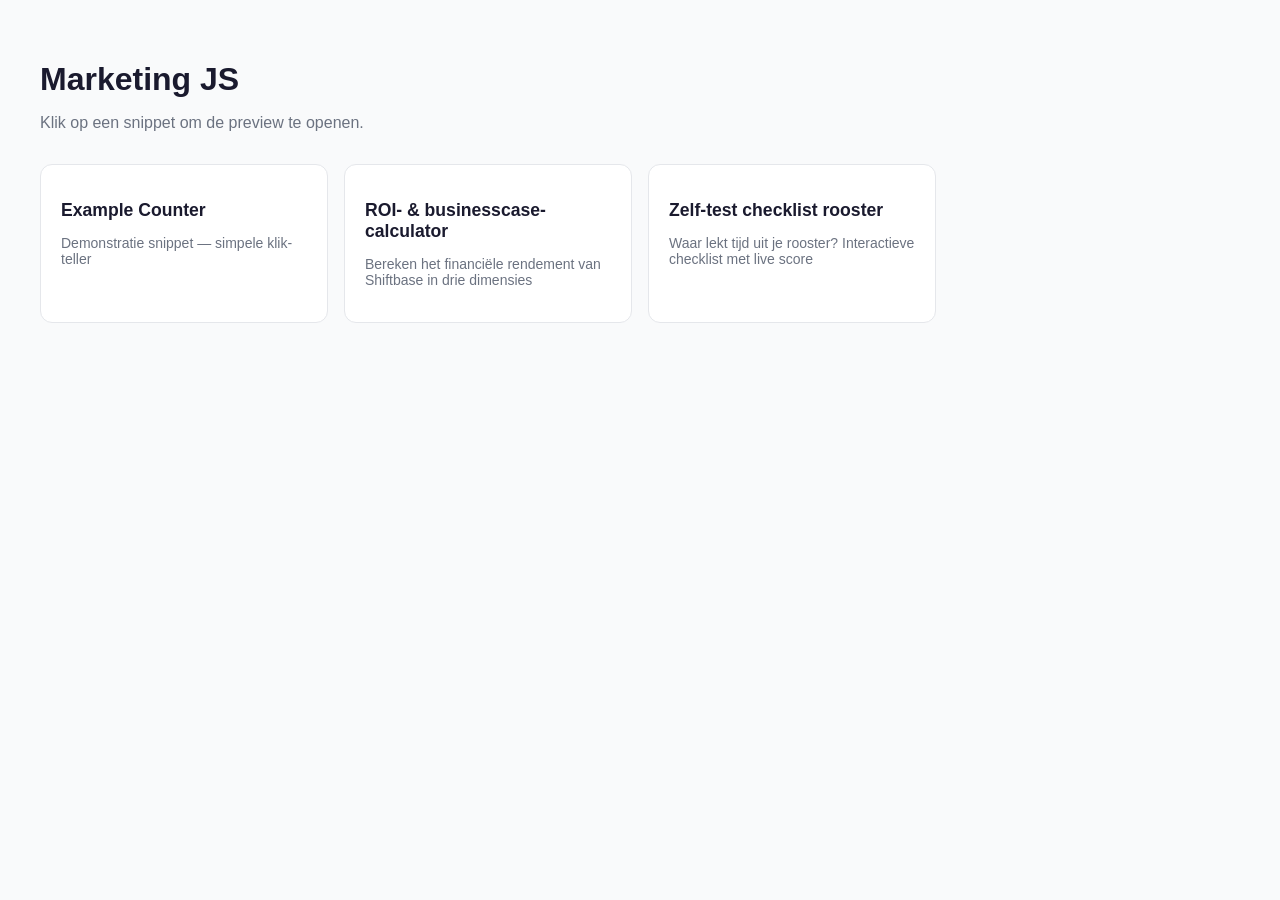
<file: index.html>
<!DOCTYPE html>
<html lang="nl">
<head>
  <meta charset="UTF-8">
  <meta name="viewport" content="width=device-width, initial-scale=1.0">
  <title>Marketing JS — Snippet Overzicht</title>
  <link rel="stylesheet" href="shared/styles.css">
  <style>
    body {
      padding: 2rem 2rem 4rem;
      background: #f9fafb;
      font-family: -apple-system, BlinkMacSystemFont, 'Segoe UI', Roboto, sans-serif;
      color: #1a1a2e;
    }
    h1 { margin-bottom: 0.5rem; }
    .subtitle { color: #6b7280; margin-bottom: 2rem; }
    .snippet-grid {
      display: grid;
      grid-template-columns: repeat(auto-fill, minmax(280px, 1fr));
      gap: 1rem;
    }
    .snippet-link {
      display: block;
      padding: 1.25rem;
      background: #fff;
      border: 1px solid #e5e7eb;
      border-radius: 12px;
      text-decoration: none;
      color: inherit;
      transition: box-shadow 0.2s ease;
    }
    .snippet-link:hover {
      box-shadow: 0 4px 12px rgba(0, 0, 0, 0.08);
    }
    .snippet-link h2 { font-size: 1.1rem; margin-bottom: 0.25rem; }
    .snippet-link p  { font-size: 0.875rem; color: #6b7280; }
  </style>
</head>
<body>

  <h1>Marketing JS</h1>
  <p class="subtitle">Klik op een snippet om de preview te openen.</p>

  <div class="snippet-grid" id="snippet-grid">
    <!--
      Voeg hier nieuwe snippets toe.
      Elke entry is een <a> naar de snippet preview.
    -->

    <a href="snippets/example-counter/index.html" class="snippet-link">
      <h2>Example Counter</h2>
      <p>Demonstratie snippet — simpele klik-teller</p>
    </a>

    <a href="snippets/nl-roi-businesscase/index.html" class="snippet-link">
      <h2>ROI- &amp; businesscase-calculator</h2>
      <p>Bereken het financiële rendement van Shiftbase in drie dimensies</p>
    </a>

    <a href="snippets/nl-zelftest-rooster/index.html" class="snippet-link">
      <h2>Zelf-test checklist rooster</h2>
      <p>Waar lekt tijd uit je rooster? Interactieve checklist met live score</p>
    </a>

  </div>

</body>
</html>
</file>
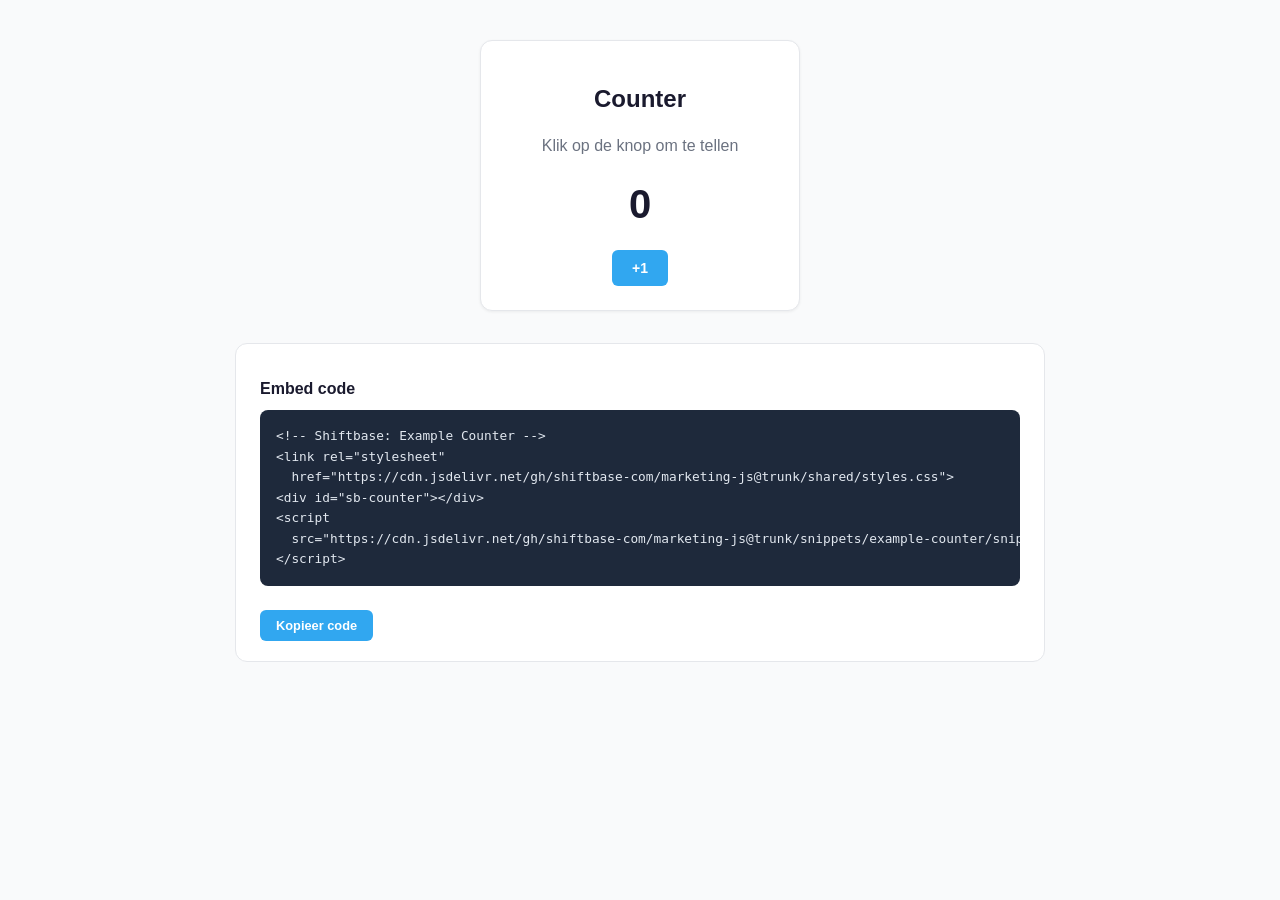
<file: snippets/example-counter/index.html>
<!DOCTYPE html>
<html lang="nl">
<head>
  <meta charset="UTF-8">
  <meta name="viewport" content="width=device-width, initial-scale=1.0">
  <title>Example Counter — Preview</title>
  <link rel="stylesheet" href="../../shared/styles.css">
  <style>
    body { padding: 2rem; background: #f9fafb; font-family: -apple-system, BlinkMacSystemFont, 'Segoe UI', Roboto, sans-serif; color: #1a1a2e; }
    .sb-embed-block { max-width: 760px; margin: 2rem auto 0; background: #fff; border: 1px solid #e5e7eb; border-radius: 12px; padding: 1.25rem 1.5rem; }
    .sb-embed-block h3 { font-size: 1rem; margin-bottom: 0.5rem; }
    .sb-embed-block pre { background: #1e293b; color: #e2e8f0; border-radius: 8px; padding: 1rem; overflow-x: auto; font-size: 0.8rem; line-height: 1.6; white-space: pre; }
    .sb-embed-block button { margin-top: 0.75rem; padding: 0.5rem 1rem; background: #31a7f0; color: #fff; border: none; border-radius: 6px; font-size: 0.8rem; font-weight: 600; cursor: pointer; }
    .sb-embed-block button:hover { background: #2891d4; }
  </style>
</head>
<body>

  <div id="sb-counter"></div>
  <script src="snippet.js"></script>

  <div class="sb-embed-block">
    <h3>Embed code</h3>
    <pre id="sb-embed-code">&lt;!-- Shiftbase: Example Counter --&gt;
&lt;link rel="stylesheet"
  href="https://cdn.jsdelivr.net/gh/shiftbase-com/marketing-js@trunk/shared/styles.css"&gt;
&lt;div id="sb-counter"&gt;&lt;/div&gt;
&lt;script
  src="https://cdn.jsdelivr.net/gh/shiftbase-com/marketing-js@trunk/snippets/example-counter/snippet.js"&gt;
&lt;/script&gt;</pre>
    <button onclick="navigator.clipboard.writeText(document.getElementById('sb-embed-code').textContent).then(function(){this.textContent='Gekopieerd!'}.bind(this))">Kopieer code</button>
  </div>

</body>
</html>
</file>
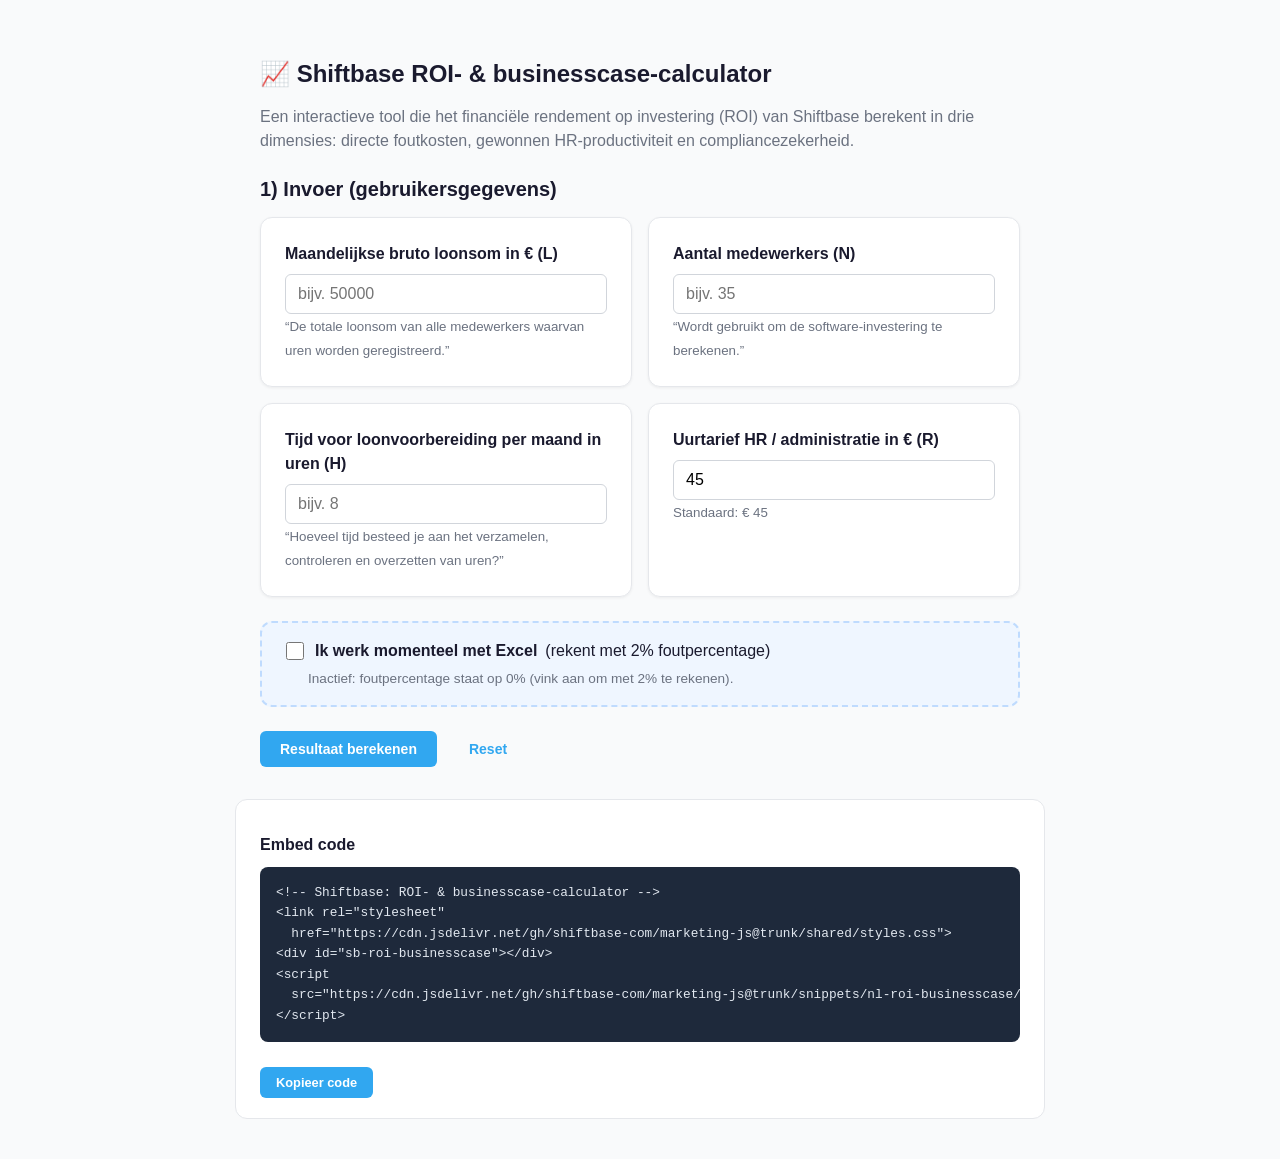
<file: snippets/nl-roi-businesscase/index.html>
<!DOCTYPE html>
<html lang="nl">
<head>
  <meta charset="UTF-8">
  <meta name="viewport" content="width=device-width, initial-scale=1.0">
  <title>ROI- &amp; businesscase-calculator — Preview</title>
  <link rel="stylesheet" href="../../shared/styles.css">
  <style>
    body { padding: 2rem; background: #f9fafb; font-family: -apple-system, BlinkMacSystemFont, 'Segoe UI', Roboto, sans-serif; color: #1a1a2e; }
    .sb-embed-block { max-width: 760px; margin: 2rem auto 0; background: #fff; border: 1px solid #e5e7eb; border-radius: 12px; padding: 1.25rem 1.5rem; }
    .sb-embed-block h3 { font-size: 1rem; margin-bottom: 0.5rem; }
    .sb-embed-block pre { background: #1e293b; color: #e2e8f0; border-radius: 8px; padding: 1rem; overflow-x: auto; font-size: 0.8rem; line-height: 1.6; white-space: pre; }
    .sb-embed-block button { margin-top: 0.75rem; padding: 0.5rem 1rem; background: #31a7f0; color: #fff; border: none; border-radius: 6px; font-size: 0.8rem; font-weight: 600; cursor: pointer; }
    .sb-embed-block button:hover { background: #2891d4; }
  </style>
</head>
<body>

  <div id="sb-roi-businesscase"></div>
  <script src="snippet.js"></script>

  <div class="sb-embed-block">
    <h3>Embed code</h3>
    <pre id="sb-embed-code">&lt;!-- Shiftbase: ROI- &amp; businesscase-calculator --&gt;
&lt;link rel="stylesheet"
  href="https://cdn.jsdelivr.net/gh/shiftbase-com/marketing-js@trunk/shared/styles.css"&gt;
&lt;div id="sb-roi-businesscase"&gt;&lt;/div&gt;
&lt;script
  src="https://cdn.jsdelivr.net/gh/shiftbase-com/marketing-js@trunk/snippets/nl-roi-businesscase/snippet.js"&gt;
&lt;/script&gt;</pre>
    <button onclick="navigator.clipboard.writeText(document.getElementById('sb-embed-code').textContent).then(function(){this.textContent='Gekopieerd!'}.bind(this))">Kopieer code</button>
  </div>

</body>
</html>
</file>
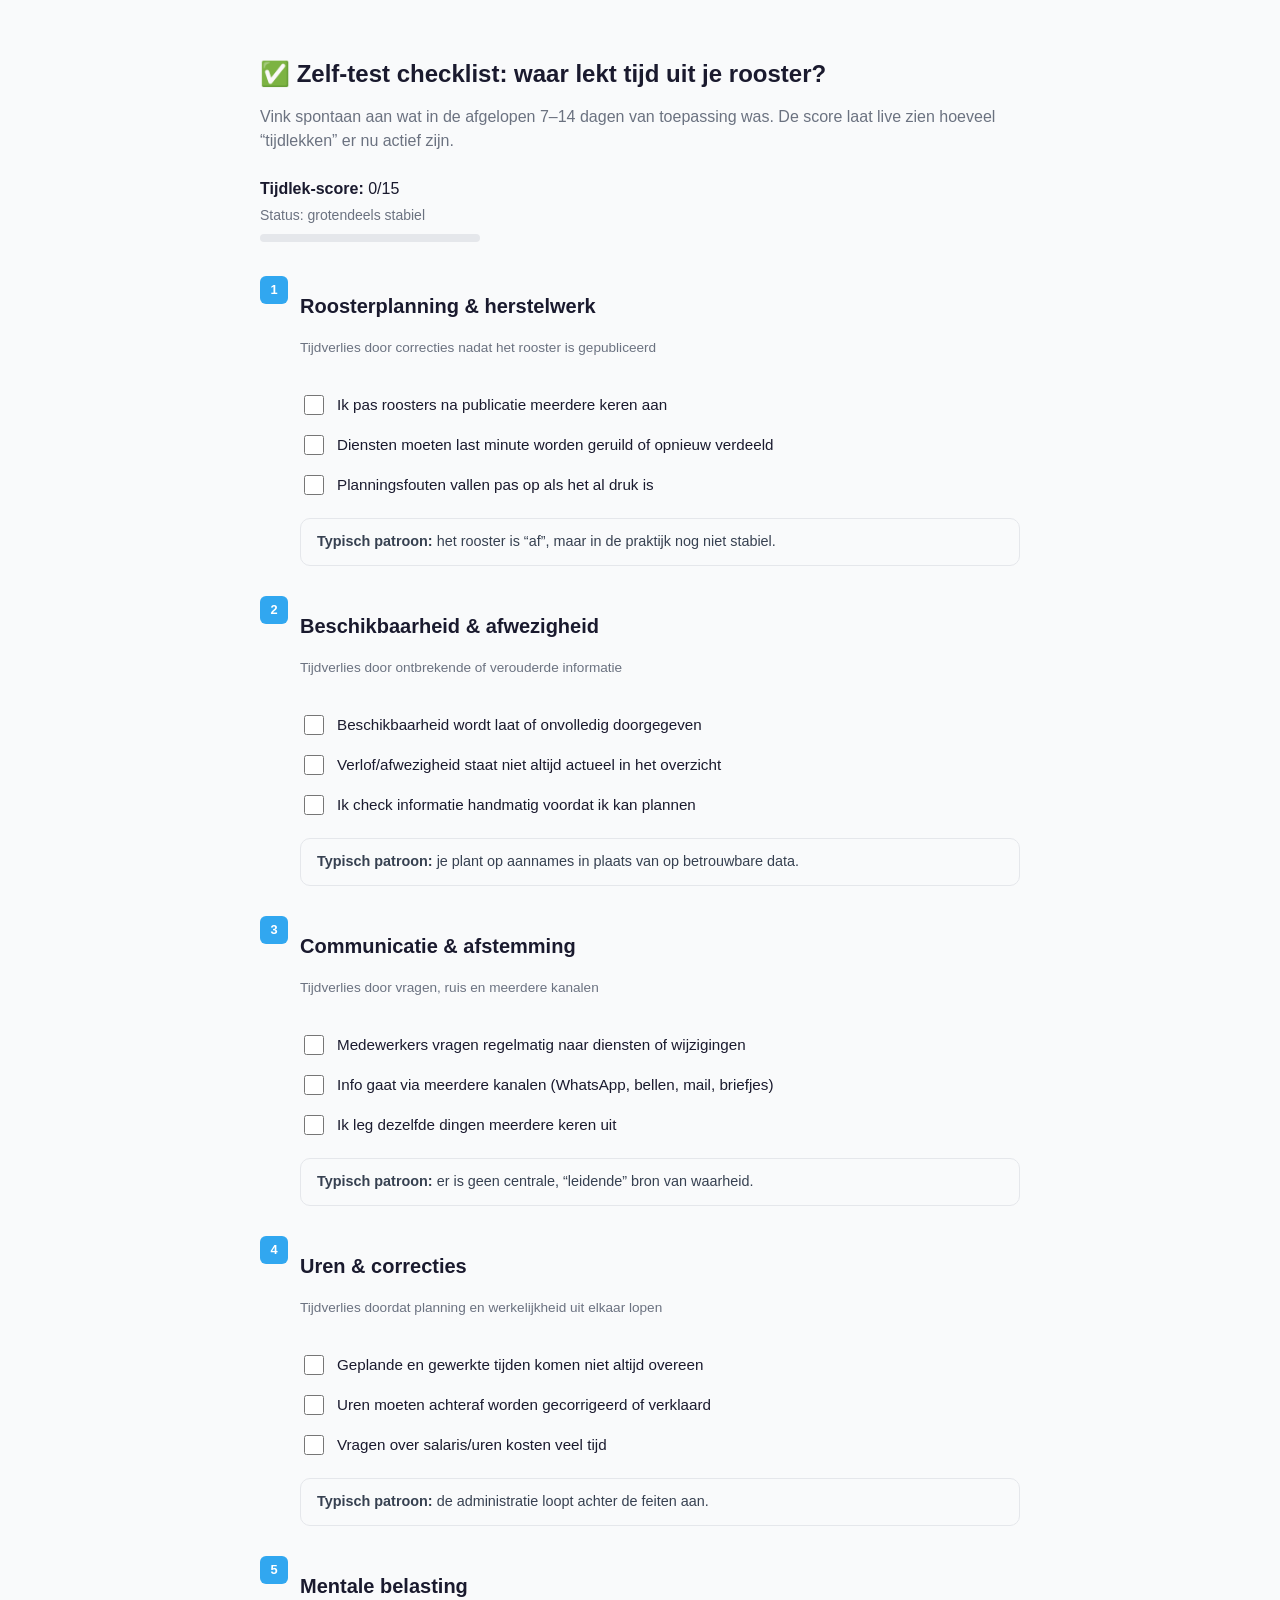
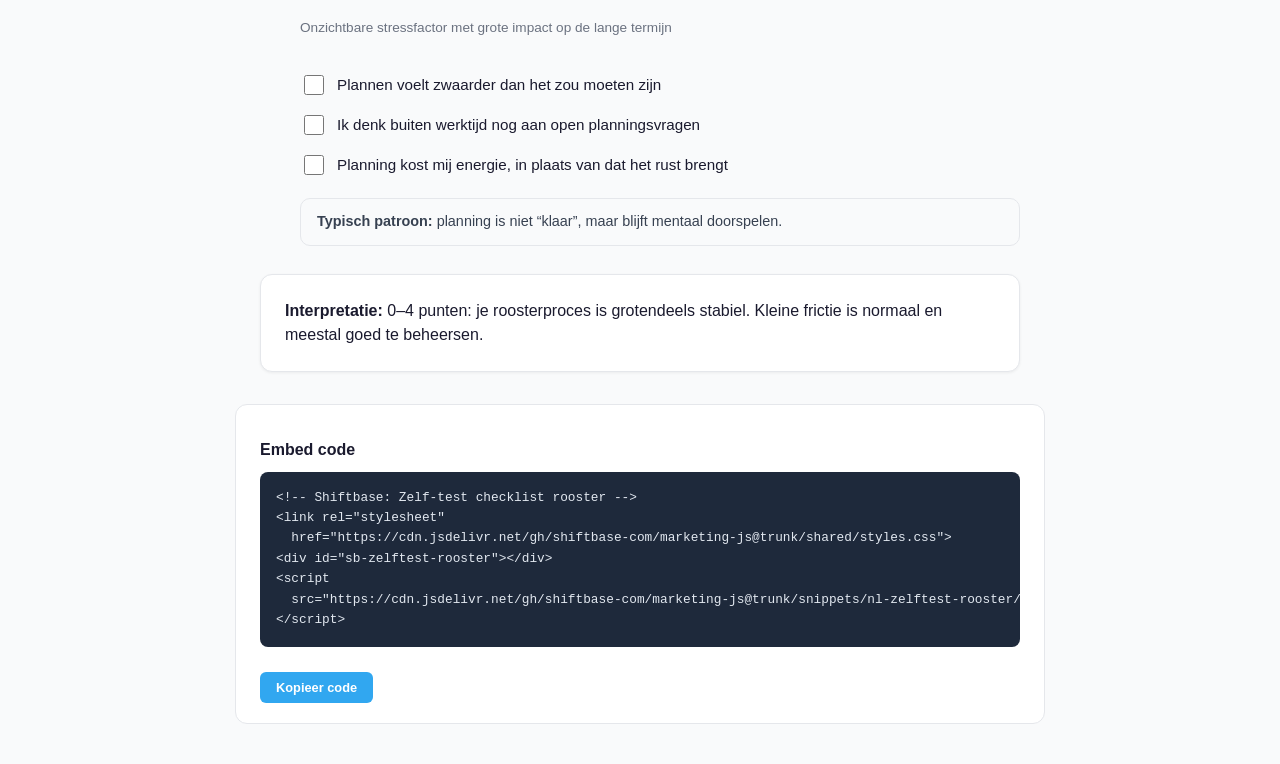
<file: snippets/nl-zelftest-rooster/index.html>
<!DOCTYPE html>
<html lang="nl">
<head>
  <meta charset="UTF-8">
  <meta name="viewport" content="width=device-width, initial-scale=1.0">
  <title>Zelf-test checklist: waar lekt tijd uit je rooster? — Preview</title>
  <link rel="stylesheet" href="../../shared/styles.css">
  <style>
    body { padding: 2rem; background: #f9fafb; font-family: -apple-system, BlinkMacSystemFont, 'Segoe UI', Roboto, sans-serif; color: #1a1a2e; }
    .sb-embed-block { max-width: 760px; margin: 2rem auto 0; background: #fff; border: 1px solid #e5e7eb; border-radius: 12px; padding: 1.25rem 1.5rem; }
    .sb-embed-block h3 { font-size: 1rem; margin-bottom: 0.5rem; }
    .sb-embed-block pre { background: #1e293b; color: #e2e8f0; border-radius: 8px; padding: 1rem; overflow-x: auto; font-size: 0.8rem; line-height: 1.6; white-space: pre; }
    .sb-embed-block button { margin-top: 0.75rem; padding: 0.5rem 1rem; background: #31a7f0; color: #fff; border: none; border-radius: 6px; font-size: 0.8rem; font-weight: 600; cursor: pointer; }
    .sb-embed-block button:hover { background: #2891d4; }
  </style>
</head>
<body>

  <div id="sb-zelftest-rooster"></div>
  <script src="snippet.js"></script>

  <div class="sb-embed-block">
    <h3>Embed code</h3>
    <pre id="sb-embed-code">&lt;!-- Shiftbase: Zelf-test checklist rooster --&gt;
&lt;link rel="stylesheet"
  href="https://cdn.jsdelivr.net/gh/shiftbase-com/marketing-js@trunk/shared/styles.css"&gt;
&lt;div id="sb-zelftest-rooster"&gt;&lt;/div&gt;
&lt;script
  src="https://cdn.jsdelivr.net/gh/shiftbase-com/marketing-js@trunk/snippets/nl-zelftest-rooster/snippet.js"&gt;
&lt;/script&gt;</pre>
    <button onclick="navigator.clipboard.writeText(document.getElementById('sb-embed-code').textContent).then(function(){this.textContent='Gekopieerd!'}.bind(this))">Kopieer code</button>
  </div>

</body>
</html>
</file>
<file: shared/styles.css>
/* ==========================================================================
   Marketing JS — Shared Styles
   Centraal stylesheet voor alle marketing snippets.

   Lokaal:    relatief pad (../../shared/styles.css)
   Productie: https://cdn.jsdelivr.net/gh/shiftbase-com/marketing-js@trunk/shared/styles.css
   ========================================================================== */

/* Reset voor embedded snippets */
.sb-widget,
.sb-widget *,
.sb-widget *::before,
.sb-widget *::after {
  box-sizing: border-box;
}

.sb-widget {
  font-family: -apple-system, BlinkMacSystemFont, 'Segoe UI', Roboto, Oxygen,
    Ubuntu, Cantarell, 'Helvetica Neue', sans-serif;
  font-size: 16px;
  line-height: 1.5;
  color: #1a1a2e;
  max-width: 800px;
  margin-left: auto;
  margin-right: auto;
}

/* ---------- Typography ---------- */

.sb-widget h1,
.sb-widget h2,
.sb-widget h3 {
  font-weight: 700;
  line-height: 1.2;
}

.sb-widget h1 { font-size: 2rem; }
.sb-widget h2 { font-size: 1.5rem; }
.sb-widget h3 { font-size: 1.25rem; }

.sb-widget p {
  margin-bottom: 1rem;
}

/* ---------- Buttons ---------- */

.sb-widget .sb-btn {
  display: inline-flex;
  align-items: center;
  justify-content: center;
  padding: 0.625rem 1.25rem;
  border: none;
  border-radius: 6px;
  font-size: 0.875rem;
  font-weight: 600;
  cursor: pointer;
  transition: background-color 0.2s ease, transform 0.1s ease;
  text-decoration: none;
}

.sb-widget .sb-btn:hover {
  transform: translateY(-1px);
}

.sb-widget .sb-btn:active {
  transform: translateY(0);
}

.sb-widget .sb-btn-primary {
  background-color: #31a7f0;
  color: #fff;
}

.sb-widget .sb-btn-primary:hover {
  background-color: #2896d9;
}

.sb-widget .sb-btn-secondary {
  background-color: #e8f4fd;
  color: #31a7f0;
}

.sb-widget .sb-btn-secondary:hover {
  background-color: #d4ecfb;
}

/* ---------- Cards ---------- */

.sb-widget .sb-card {
  background: #fff;
  border: 1px solid #e5e7eb;
  border-radius: 12px;
  padding: 1.5rem;
  box-shadow: 0 1px 3px rgba(0, 0, 0, 0.06);
}

/* ---------- Utility ---------- */

.sb-widget .sb-text-center { text-align: center; }
.sb-widget .sb-text-muted  { color: #6b7280; }
.sb-widget .sb-mt-1 { margin-top: 0.5rem; }
.sb-widget .sb-mt-2 { margin-top: 1rem; }
.sb-widget .sb-mt-3 { margin-top: 1.5rem; }
.sb-widget .sb-mb-1 { margin-bottom: 0.5rem; }
.sb-widget .sb-mb-2 { margin-bottom: 1rem; }
.sb-widget .sb-mb-3 { margin-bottom: 1.5rem; }
</file>
